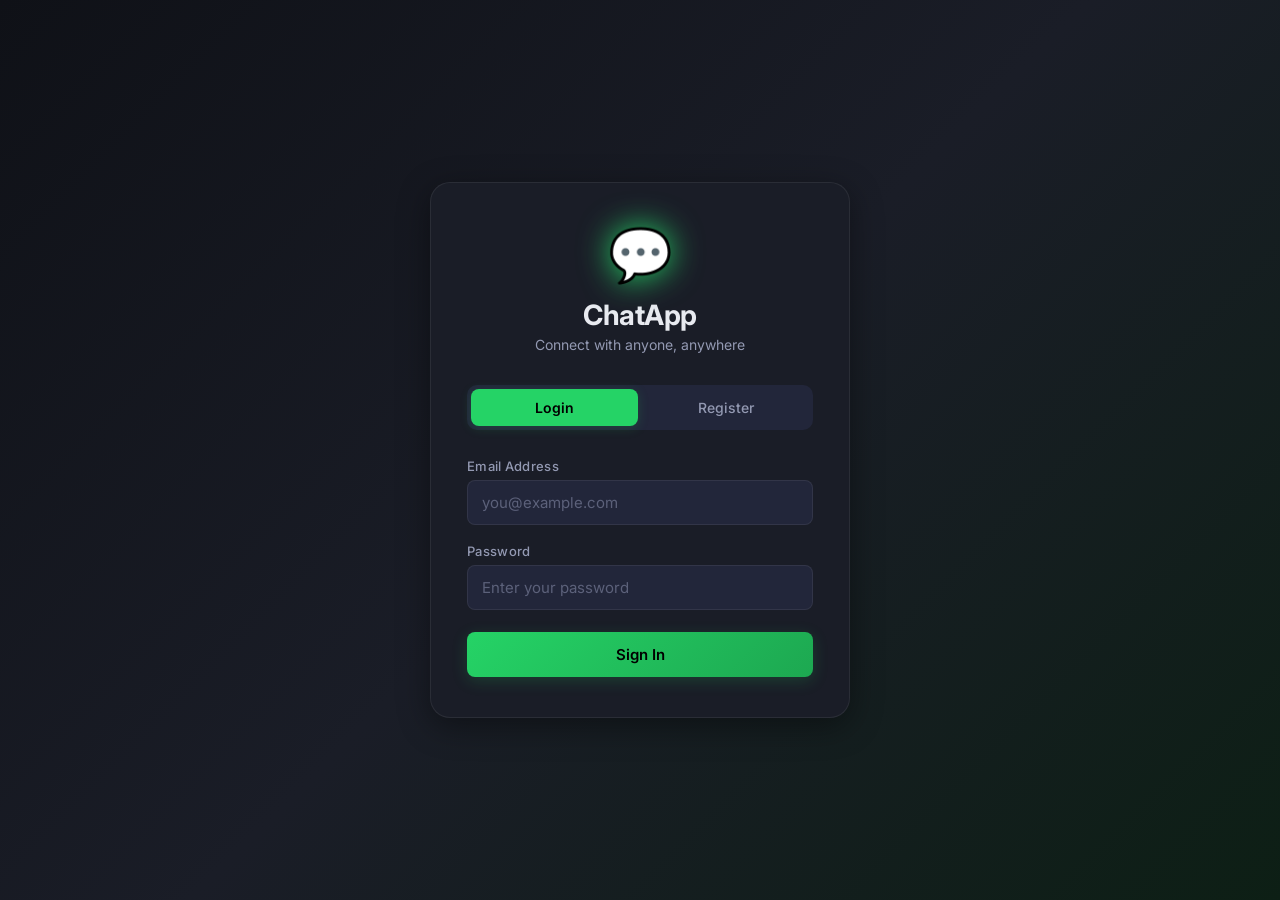
<file: frontend/index.html>
<!DOCTYPE html>
<html lang="en">
<head>
    <meta charset="UTF-8">
    <meta name="viewport" content="width=device-width, initial-scale=1.0">
    <title>WhatsApp Clone – Login</title>
    <link rel="preconnect" href="https://fonts.googleapis.com">
    <link href="https://fonts.googleapis.com/css2?family=Inter:wght@300;400;500;600;700&display=swap" rel="stylesheet">
    <link rel="stylesheet" href="styles.css">
</head>
<body class="auth-body">

    <div class="auth-container">
        <!-- Logo -->
        <div class="auth-logo">
            <div class="logo-icon">💬</div>
            <h1>ChatApp</h1>
            <p>Connect with anyone, anywhere</p>
        </div>

        <!-- Tabs -->
        <div class="auth-tabs">
            <button class="tab-btn active" id="loginTab" onclick="switchTab('login')">Login</button>
            <button class="tab-btn" id="registerTab" onclick="switchTab('register')">Register</button>
        </div>

        <!-- Login Form -->
        <form id="loginForm" class="auth-form" onsubmit="handleLogin(event)">
            <div class="form-group">
                <label>Email Address</label>
                <input type="email" id="loginEmail" placeholder="you@example.com" required autocomplete="email">
            </div>
            <div class="form-group">
                <label>Password</label>
                <input type="password" id="loginPassword" placeholder="Enter your password" required autocomplete="current-password">
            </div>
            <button type="submit" class="btn-primary" id="loginBtn">
                <span class="btn-text">Sign In</span>
                <span class="btn-loader hidden">⌛</span>
            </button>
            <p id="loginError" class="error-msg hidden"></p>
        </form>

        <!-- Register Form -->
        <form id="registerForm" class="auth-form hidden" onsubmit="handleRegister(event)">
            <div class="form-group">
                <label>Full Name</label>
                <input type="text" id="regName" placeholder="John Doe" required autocomplete="name">
            </div>
            <div class="form-group">
                <label>Email Address</label>
                <input type="email" id="regEmail" placeholder="you@example.com" required autocomplete="email">
            </div>
            <div class="form-group">
                <label>Password <small>(min 6 characters)</small></label>
                <input type="password" id="regPassword" placeholder="Create a password" required minlength="6" autocomplete="new-password">
            </div>
            <button type="submit" class="btn-primary" id="registerBtn">
                <span class="btn-text">Create Account</span>
                <span class="btn-loader hidden">⌛</span>
            </button>
            <p id="registerMsg" class="msg hidden"></p>
        </form>
    </div>

    <script src="app.js"></script>
</body>
</html>
</file>
<file: frontend/styles.css>
/* =========================================
   GLOBAL RESET & VARIABLES
   ========================================= */
*, *::before, *::after {
    box-sizing: border-box;
    margin: 0;
    padding: 0;
}

:root {
    --bg-dark:        #0f1117;
    --bg-surface:     #1a1d27;
    --bg-surface-2:   #22263a;
    --bg-surface-3:   #2a2f47;
    --accent:         #25d366;
    --accent-dark:    #1da851;
    --accent-glow:    rgba(37, 211, 102, 0.18);
    --bubble-out:     #1f6b3a;
    --bubble-in:      #282d42;
    --text-primary:   #e8eaf0;
    --text-secondary: #9399b2;
    --text-muted:     #5c617a;
    --border:         rgba(255, 255, 255, 0.07);
    --radius:         14px;
    --radius-sm:      8px;
    --shadow:         0 8px 32px rgba(0,0,0,0.4);
    --transition:     0.2s ease;
}

html, body {
    height: 100%;
    font-family: 'Inter', -apple-system, BlinkMacSystemFont, sans-serif;
    background: var(--bg-dark);
    color: var(--text-primary);
    -webkit-font-smoothing: antialiased;
}

.hidden { display: none !important; }

/* =========================================
   AUTH PAGE
   ========================================= */
.auth-body {
    display: flex;
    align-items: center;
    justify-content: center;
    min-height: 100vh;
    background: linear-gradient(135deg, #0f1117 0%, #1a1d27 50%, #0d1f15 100%);
    padding: 24px;
}

.auth-container {
    background: var(--bg-surface);
    border: 1px solid var(--border);
    border-radius: 20px;
    padding: 40px 36px;
    width: 100%;
    max-width: 420px;
    box-shadow: var(--shadow);
    animation: fadeInUp 0.5s ease;
}

@keyframes fadeInUp {
    from { opacity: 0; transform: translateY(20px); }
    to   { opacity: 1; transform: translateY(0); }
}

.auth-logo {
    text-align: center;
    margin-bottom: 32px;
}

.logo-icon {
    font-size: 52px;
    margin-bottom: 12px;
    filter: drop-shadow(0 0 16px var(--accent));
    animation: pulse 3s ease-in-out infinite;
}

@keyframes pulse {
    0%, 100% { filter: drop-shadow(0 0 12px var(--accent)); }
    50%       { filter: drop-shadow(0 0 24px var(--accent)); }
}

.auth-logo h1 {
    font-size: 28px;
    font-weight: 700;
    color: var(--text-primary);
    letter-spacing: -0.5px;
}

.auth-logo p {
    font-size: 14px;
    color: var(--text-secondary);
    margin-top: 4px;
}

/* Tabs */
.auth-tabs {
    display: flex;
    background: var(--bg-surface-2);
    border-radius: 10px;
    padding: 4px;
    margin-bottom: 28px;
    gap: 4px;
}

.tab-btn {
    flex: 1;
    padding: 10px;
    border: none;
    border-radius: 8px;
    background: transparent;
    color: var(--text-secondary);
    font-size: 14px;
    font-weight: 500;
    cursor: pointer;
    transition: all var(--transition);
    font-family: inherit;
}

.tab-btn.active {
    background: var(--accent);
    color: #000;
    font-weight: 600;
    box-shadow: 0 2px 12px var(--accent-glow);
}

/* Forms */
.auth-form {
    display: flex;
    flex-direction: column;
    gap: 18px;
}

.form-group {
    display: flex;
    flex-direction: column;
    gap: 6px;
}

.form-group label {
    font-size: 13px;
    font-weight: 500;
    color: var(--text-secondary);
    letter-spacing: 0.3px;
}

.form-group small {
    font-size: 11px;
    color: var(--text-muted);
}

.form-group input {
    background: var(--bg-surface-2);
    border: 1px solid var(--border);
    border-radius: var(--radius-sm);
    padding: 12px 14px;
    color: var(--text-primary);
    font-size: 15px;
    font-family: inherit;
    outline: none;
    transition: border-color var(--transition), box-shadow var(--transition);
}

.form-group input:focus {
    border-color: var(--accent);
    box-shadow: 0 0 0 3px var(--accent-glow);
}

.form-group input::placeholder {
    color: var(--text-muted);
}

.btn-primary {
    background: linear-gradient(135deg, var(--accent), var(--accent-dark));
    color: #000;
    border: none;
    border-radius: var(--radius-sm);
    padding: 13px;
    font-size: 15px;
    font-weight: 600;
    cursor: pointer;
    transition: opacity var(--transition), transform var(--transition), box-shadow var(--transition);
    font-family: inherit;
    margin-top: 4px;
    box-shadow: 0 4px 16px var(--accent-glow);
}

.btn-primary:hover { opacity: 0.9; transform: translateY(-1px); }
.btn-primary:active { transform: translateY(0); }
.btn-primary:disabled { opacity: 0.5; cursor: not-allowed; }

.error-msg {
    text-align: center;
    color: #ff5c6b;
    font-size: 13px;
    background: rgba(255,92,107,0.1);
    border-radius: 6px;
    padding: 8px 12px;
}

.msg {
    text-align: center;
    color: var(--accent);
    font-size: 13px;
    background: var(--accent-glow);
    border-radius: 6px;
    padding: 8px 12px;
}

/* =========================================
   CHAT PAGE
   ========================================= */
.chat-body {
    height: 100vh;
    overflow: hidden;
}

.chat-app {
    display: flex;
    height: 100vh;
}

/* ---- SIDEBAR ---- */
.sidebar {
    width: 340px;
    min-width: 300px;
    background: var(--bg-surface);
    border-right: 1px solid var(--border);
    display: flex;
    flex-direction: column;
    overflow: hidden;
}

.sidebar-header {
    display: flex;
    align-items: center;
    gap: 12px;
    padding: 16px 20px;
    background: var(--bg-surface-2);
    border-bottom: 1px solid var(--border);
}

.my-avatar {
    width: 42px;
    height: 42px;
    border-radius: 50%;
    background: linear-gradient(135deg, var(--accent), #128c7e);
    display: flex;
    align-items: center;
    justify-content: center;
    font-weight: 700;
    font-size: 16px;
    color: #000;
    flex-shrink: 0;
}

.my-info {
    display: flex;
    flex-direction: column;
    flex: 1;
    overflow: hidden;
}

.my-name {
    font-size: 15px;
    font-weight: 600;
    color: var(--text-primary);
    white-space: nowrap;
    overflow: hidden;
    text-overflow: ellipsis;
}

.online-badge {
    font-size: 11px;
    color: var(--accent);
    font-weight: 500;
}

.logout-btn {
    background: none;
    border: none;
    color: var(--text-secondary);
    font-size: 20px;
    cursor: pointer;
    padding: 4px;
    border-radius: 50%;
    width: 32px;
    height: 32px;
    display: flex;
    align-items: center;
    justify-content: center;
    transition: background var(--transition), color var(--transition);
}

.logout-btn:hover { background: rgba(255,92,107,0.15); color: #ff5c6b; }

.search-box {
    padding: 12px 16px;
    border-bottom: 1px solid var(--border);
}

.search-box input {
    width: 100%;
    background: var(--bg-surface-2);
    border: 1px solid var(--border);
    border-radius: 24px;
    padding: 8px 16px;
    font-size: 14px;
    color: var(--text-primary);
    font-family: inherit;
    outline: none;
}

.search-box input::placeholder { color: var(--text-muted); }
.search-box input:focus { border-color: var(--accent); }

.contacts-label {
    padding: 10px 20px 6px;
    font-size: 11px;
    font-weight: 600;
    color: var(--text-muted);
    letter-spacing: 1px;
}

.contacts-list {
    flex: 1;
    overflow-y: auto;
    list-style: none;
    padding: 0;
}

.contacts-list::-webkit-scrollbar { width: 4px; }
.contacts-list::-webkit-scrollbar-thumb { background: var(--bg-surface-3); border-radius: 4px; }

.loading-contacts {
    text-align: center;
    color: var(--text-muted);
    padding: 24px;
    font-size: 14px;
}

.contact-item {
    display: flex;
    align-items: center;
    gap: 12px;
    padding: 12px 20px;
    cursor: pointer;
    border-bottom: 1px solid var(--border);
    transition: background var(--transition);
    border-left: 3px solid transparent;
}

.contact-item:hover { background: var(--bg-surface-2); }
.contact-item.active {
    background: var(--bg-surface-3);
    border-left-color: var(--accent);
}

.contact-avatar {
    width: 44px;
    height: 44px;
    border-radius: 50%;
    background: linear-gradient(135deg, #2e7d9e, #1a4a7a);
    display: flex;
    align-items: center;
    justify-content: center;
    font-weight: 700;
    font-size: 16px;
    color: #d0e8f5;
    flex-shrink: 0;
    position: relative;
}

.contact-online-dot {
    position: absolute;
    bottom: 1px;
    right: 1px;
    width: 12px;
    height: 12px;
    border-radius: 50%;
    border: 2px solid var(--bg-surface);
}

.dot-online  { background: var(--accent); }
.dot-offline { background: var(--text-muted); }

.contact-details {
    flex: 1;
    overflow: hidden;
}

.contact-name {
    font-size: 14px;
    font-weight: 500;
    color: var(--text-primary);
    white-space: nowrap;
    overflow: hidden;
    text-overflow: ellipsis;
}

.contact-email {
    font-size: 12px;
    color: var(--text-secondary);
    white-space: nowrap;
    overflow: hidden;
    text-overflow: ellipsis;
}

/* ---- MAIN CHAT ---- */
.chat-main {
    flex: 1;
    display: flex;
    flex-direction: column;
    overflow: hidden;
    background: var(--bg-dark);
    position: relative;
}

/* Background pattern */
.chat-main::before {
    content: '';
    position: absolute;
    inset: 0;
    background-image:
        radial-gradient(circle at 25% 25%, rgba(37,211,102,0.03) 0%, transparent 50%),
        radial-gradient(circle at 75% 75%, rgba(37,211,102,0.03) 0%, transparent 50%);
    pointer-events: none;
}

.chat-placeholder {
    flex: 1;
    display: flex;
    flex-direction: column;
    align-items: center;
    justify-content: center;
    text-align: center;
    color: var(--text-muted);
    gap: 12px;
}

.placeholder-icon {
    font-size: 72px;
    opacity: 0.4;
    animation: float 4s ease-in-out infinite;
}

@keyframes float {
    0%, 100% { transform: translateY(0); }
    50%       { transform: translateY(-10px); }
}

.chat-placeholder h2 {
    font-size: 20px;
    font-weight: 600;
    color: var(--text-secondary);
}

.chat-placeholder p {
    font-size: 14px;
}

.chat-window {
    display: flex;
    flex-direction: column;
    height: 100%;
    position: relative;
    z-index: 1;
}

.chat-header {
    display: flex;
    align-items: center;
    gap: 12px;
    padding: 14px 24px;
    background: var(--bg-surface);
    border-bottom: 1px solid var(--border);
    box-shadow: 0 2px 12px rgba(0,0,0,0.2);
}

.contact-avatar-lg {
    width: 44px;
    height: 44px;
    border-radius: 50%;
    background: linear-gradient(135deg, #2e7d9e, #1a4a7a);
    display: flex;
    align-items: center;
    justify-content: center;
    font-weight: 700;
    font-size: 18px;
    color: #d0e8f5;
    flex-shrink: 0;
}

.contact-info-lg {
    display: flex;
    flex-direction: column;
}

.contact-name-lg {
    font-size: 16px;
    font-weight: 600;
    color: var(--text-primary);
}

.contact-status-lg {
    font-size: 12px;
    color: var(--text-muted);
}

.contact-status-lg.is-online { color: var(--accent); }

/* Messages */
.messages-area {
    flex: 1;
    overflow-y: auto;
    padding: 24px;
    display: flex;
    flex-direction: column;
    gap: 8px;
    scroll-behavior: smooth;
}

.messages-area::-webkit-scrollbar { width: 4px; }
.messages-area::-webkit-scrollbar-thumb { background: var(--bg-surface-3); border-radius: 4px; }

.message-wrapper {
    display: flex;
    animation: msgIn 0.25s ease;
}

@keyframes msgIn {
    from { opacity: 0; transform: translateY(8px); }
    to   { opacity: 1; transform: translateY(0); }
}

.message-wrapper.outgoing { justify-content: flex-end; }
.message-wrapper.incoming { justify-content: flex-start; }

.message-bubble {
    max-width: 65%;
    padding: 10px 14px;
    border-radius: 16px;
    font-size: 14.5px;
    line-height: 1.5;
    position: relative;
    word-break: break-word;
}

.outgoing .message-bubble {
    background: var(--bubble-out);
    color: #e0f5e9;
    border-bottom-right-radius: 4px;
}

.incoming .message-bubble {
    background: var(--bubble-in);
    color: var(--text-primary);
    border-bottom-left-radius: 4px;
}

.message-time {
    display: block;
    font-size: 11px;
    color: rgba(255,255,255,0.4);
    text-align: right;
    margin-top: 4px;
}

/* Date dividers */
.date-divider {
    text-align: center;
    margin: 12px 0;
}

.date-divider span {
    background: var(--bg-surface-2);
    border-radius: 12px;
    padding: 4px 14px;
    font-size: 12px;
    color: var(--text-muted);
    border: 1px solid var(--border);
}

/* Input area */
.chat-input-area {
    display: flex;
    align-items: center;
    gap: 12px;
    padding: 16px 20px;
    background: var(--bg-surface);
    border-top: 1px solid var(--border);
}

.message-input {
    flex: 1;
    background: var(--bg-surface-2);
    border: 1px solid var(--border);
    border-radius: 24px;
    padding: 12px 20px;
    font-size: 15px;
    color: var(--text-primary);
    font-family: inherit;
    outline: none;
    transition: border-color var(--transition);
}

.message-input:focus { border-color: var(--accent); }
.message-input::placeholder { color: var(--text-muted); }

.send-btn {
    width: 48px;
    height: 48px;
    border-radius: 50%;
    background: linear-gradient(135deg, var(--accent), var(--accent-dark));
    border: none;
    cursor: pointer;
    display: flex;
    align-items: center;
    justify-content: center;
    color: #000;
    transition: transform var(--transition), box-shadow var(--transition);
    flex-shrink: 0;
    box-shadow: 0 2px 12px var(--accent-glow);
}

.send-btn:hover  { transform: scale(1.08); box-shadow: 0 4px 20px var(--accent-glow); }
.send-btn:active { transform: scale(0.96); }

/* Toast notification */
.toast {
    position: fixed;
    bottom: 24px;
    left: 50%;
    transform: translateX(-50%) translateY(20px);
    background: var(--bg-surface-3);
    color: var(--text-primary);
    padding: 10px 20px;
    border-radius: 24px;
    font-size: 13px;
    border: 1px solid var(--border);
    opacity: 0;
    transition: all 0.3s ease;
    z-index: 999;
    white-space: nowrap;
}

.toast.show {
    opacity: 1;
    transform: translateX(-50%) translateY(0);
}

/* Responsive */
@media (max-width: 640px) {
    .sidebar { width: 100%; min-width: unset; }
    .chat-main { display: none; }
    .chat-app.chat-active .sidebar { display: none; }
    .chat-app.chat-active .chat-main { display: flex; }
}
</file>
